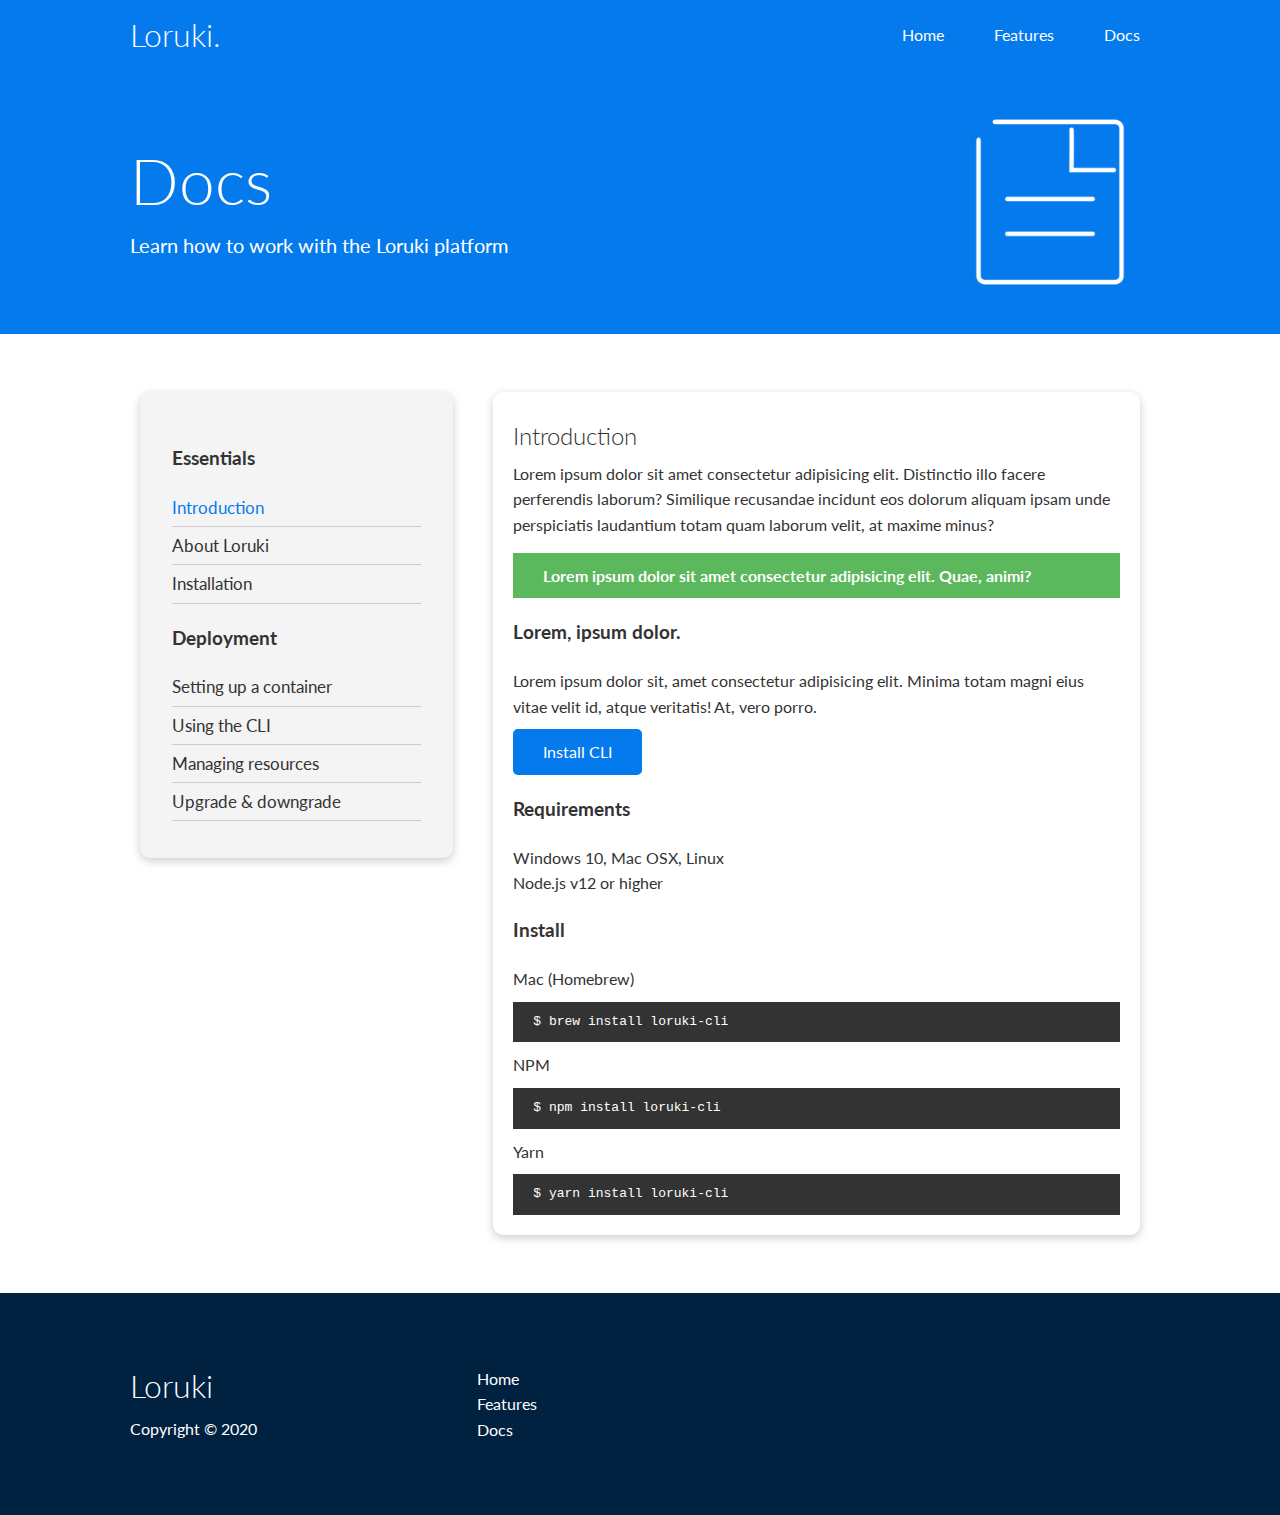
<file: docs.html>
<!DOCTYPE html>
<html lang="en">
<head>
    <meta charset="UTF-8">
    <meta name="viewport" content="width=device-width, initial-scale=1.0">
    <link rel="stylesheet" href="https://cdnjs.cloudflare.com/ajax/libs/font-awesome/5.15.1/css/all.min.css" integrity="sha512-+4zCK9k+qNFUR5X+cKL9EIR+ZOhtIloNl9GIKS57V1MyNsYpYcUrUeQc9vNfzsWfV28IaLL3i96P9sdNyeRssA==" crossorigin="anonymous" />
    <link rel="stylesheet" href="css/style.css">
    <title>Loruki | Cloud Hosting For Everyone</title>
</head>
<body>
    <!-- Navbar -->
    <div class="navbar">
        <div class="container flex">
            <h1 class="logo">Loruki.</h1>
            <nav>
                <ul>
                    <li><a href="index.html">Home</a></li>
                    <li><a href="features.html">Features</a></li>
                    <li><a href="docs.html">Docs</a></li>
                </ul>
            </nav>
        </div>
    </div>

    <!-- Head -->
    <section class="docs-head bg-primary py-3">
        <div class="container grid">
            <div>
                <h1 class="xl">Docs</h1>
                <p class="lead">
                    Learn how to work with the Loruki platform
                </p>
            </div>
            <img src="images/docs.png" alt="">
        </div>
    </section>

    <!-- Docs main -->
    <section class="docs-main my-4">
        <div class="container grid">
            <div class="card bg-light p-3">
                <h3 class="my-2">Essentials</h3>
                <nav >
                    <ul>
                        <li><a class="text-primary" href="#">Introduction</a></li>
                        <li><a href="#">About Loruki</a></li>
                        <li><a href="#">Installation</a></li>
                    </ul>
                </nav>

                <h3 class="my-2">Deployment</h3>
                <nav>
                    <ul>
                        <li><a href="#">Setting up a container</a></li>
							<li><a href="#">Using the CLI</a></li>
							<li><a href="#">Managing resources</a></li>
							<li><a href="#">Upgrade & downgrade</a></li>
                    </ul>
                </nav>
            </div>
            <div class="card">
                <h2>Introduction</h2>
                <p>Lorem ipsum dolor sit amet consectetur adipisicing elit. Distinctio illo facere perferendis laborum? Similique recusandae incidunt eos dolorum aliquam ipsam unde perspiciatis laudantium totam quam laborum velit, at maxime minus?</p>

                <div class="alert alert-success">
                    <i class="fas fa-info"></i> Lorem ipsum dolor sit amet consectetur adipisicing elit. Quae, animi?
                </div>

                <h3>Lorem, ipsum dolor.</h3>
                <p>Lorem ipsum dolor sit, amet consectetur adipisicing elit. Minima totam magni eius vitae velit id, atque veritatis! At, vero porro.</p>
                <a href="#" class="btn btn-primary">Install CLI</a>

                <h3>Requirements</h3>
                <ul>
                    <li>Windows 10, Mac OSX, Linux</li>
                    <li>Node.js v12 or higher</li>
                </ul>

                <h3>Install</h3>
                <p>Mac (Homebrew)</p>
                <pre><code>$ brew install loruki-cli</code></pre>
                <p>NPM</p>
                <pre><code>$ npm install loruki-cli</code></pre>
                <p>Yarn</p>
                <pre><code>$ yarn install loruki-cli</code></pre>

            </div>
        </div>
    </section>
    
    <!-- Footer -->
    <footer class="footer bg-dark py-5">
        <div class="container grid grid-3">
            <div>
                <h1>Loruki
                </h1>
                <p>Copyright &copy; 2020</p>
            </div>
            <nav>
                <ul>
                    <li><a href="index.html">Home</a></li>
                    <li><a href="features.html">Features</a></li>
                    <li><a href="docs.html">Docs</a></li>
                </ul>
            </nav>
            <div class="social">
                <a href="#"><i class="fab fa-github fa-2x"></i></a>
                <a href="#"><i class="fab fa-facebook fa-2x"></i></a>
                <a href="#"><i class="fab fa-instagram fa-2x"></i></a>
                <a href="#"><i class="fab fa-twitter fa-2x"></i></a>
            </div>
        </div>
    </footer>
</body>
</html>
</file>
<file: css/style.css>
@import url('https://fonts.googleapis.com/css2?family=Lato:wght@300&display=swap');

:root {
  --primary-color: #047aed;
  --secondary-color: #1c3fa8;
  --dark-color: #002240;
  --light-color: #f4f4f4;
  --success-color: #5cb85c;
  --error-color: #d9534f;
}

* {
  box-sizing: border-box;
  padding: 0;
  margin: 0;
}

body {
  font-family: 'Lato', sans-serif;
  color: #333;
  line-height: 1.6;
}

ul {
  list-style-type: none;
}

a {
  text-decoration: none;
  color: #333;
}

h1,
h2 {
  font-weight: 300;
  line-height: 1.2;
  margin: 10px 0;
}

p {
  margin: 10px 0;
}

img {
  width: 100%;
}

code,
pre {
  background: #333;
  color: #fff;
  padding: 10px;
}

.hidden {
  visibility: hidden;
  height: 0;
}

/* Navbar */
.navbar {
  background-color: var(--primary-color);
  color: #fff;
  height: 70px;

}
.container {
  max-width: 1100px;
  margin: 0 auto;
  padding: 0 40px;
}
.navbar .flex {
  justify-content: space-between;

}
.flex {
  display: flex;
  justify-content: center;
  align-items: center;
  height: 100%;
}

.navbar ul {
  display: flex;
  align-items: center;
  gap: 30px;
}
.navbar ul li a {
  color: #fff;
  padding: 10px;
}
.navbar a:hover {
  border-bottom: 2px solid #fff;
}
.showcase {
    height: 400px;
    background-color: var(--primary-color);
    color: #fff;
    position: relative;
}
.showcase h1 {
  font-size: 40px;
  margin-top: 0;
}
.showcase p {
  margin: 20px 0;
}
.grid {
  display: grid;
  grid-template-columns: repeat(2, 1fr);
  gap: 20px;
  justify-content: center;
  align-items: center;
  height: 100%;
}
.showcase .grid {
  grid-template-columns: 55% 45%;
  gap: 30px;
  overflow: visible;
}
.card {
  background-color: #fff;
  color: #333;
  border-radius: 10px;
  box-shadow: 0 3px 10px rgba(0, 0, 0, 0.2);
  padding: 20px;
  margin: 10px;
}
.showcase-text {
  animation: slideInFromLeft .6s ease-in-out;
}
.showcase-form {
  position: relative;
  top: 60px;
  height: 350px;
  width: 400px;
  padding: 40px;
  justify-self: flex-end;
  z-index: 10;
  animation: slideInFromRight .6s ease-in-out;
}
.showcase-form .form-control {
  margin: 30px 0;
}
.showcase-form .form-control input[type='text'],
.showcase-form .form-control input[type='email'] {
  width: 100%;
  border: none;
  border-bottom: 1px solid #b4becb;
  padding: 3px;
  font-size: 16px;
}
.showcase-form .form-control input:focus {
  outline: none;
}
.showcase::before,
.showcase::after {
  content: '';
  position: absolute;
  height: 100px;
  bottom: -70px;
  left: 0;
  background-color: #fff;
  width: 100%;
  transform: skewY(-3deg);
  -webkit-transform: skewY(-3deg);
  -moz-transform:skewY(-3deg) ;
  -ms-transform: skewY(-3deg);
}
.btn {
  display: inline-block;
  padding: 10px 30px;
  cursor: pointer;
  background-color: var(--primary-color );
  color: #fff;
  border: none;
  border-radius: 5px;
}
.btn:hover {
  transform: scale(0.98);
}
.btn-primary,
.bg-primary {
  background-color: var(--primary-color);
  color: #fff;
}
.btn-secondary,
.bg-secondary {
  background-color: var(--secondary-color);
  color: #fff;
}
.bg-primary a, 
.btn-primary a,
.bg-secondary  a, 
.btn-secondary a,
.bg-dark a, 
.btn-dark a
{
  color: #fff;
}

.btn-dark,
.bg-dark {
  background-color: var(--dark-color);
  color: #fff;
}
.btn-light,
.bg-light {
  background-color: var(--light-color);
  color: #333;
}
/* Font Size  */
.lead {
  font-size: 20px;
}
.sm {
  font-size: 1rem;
}
.md {
  font-size: 2rem;
}
.lg {
  font-size: 3rem;
}
.xl {
  font-size: 4rem;
}
/* Text Color  */ 
.text-primary{
  color: var(--primary-color);
  
}
.text-secondary{
  color: var(--secondary-color);
  
}
.text-dark{
  color: var(--dark-color);
  
}
.text-light{
  color: var(--light-color);
  
}
.btn-outline {
  background-color: transparent;
  border: 1px solid #fff;
}
.stats {
  padding-top: 100px;
}
.grid-3 {
  grid-template-columns: repeat(3,1fr);
}
.text-center{
  text-align: center;
}
.my-1 {
  margin: 1rem 0;
}
.my-2 {
  margin: 1.5rem 0;
}
.my-3 {
  margin: 2rem 0;
}
.my-4 {
  margin: 3rem 0;
}
.my-5 {
  margin: 4rem 0;
}
.m-1 {
  margin: 1rem ;
}
.m-2 {
  margin: 1.5rem ;
}
.m-3 {
  margin: 2rem ;
}
.m-4 {
  margin: 3rem ;
}
.m-5 {
  margin: 4rem ;
}
.py-1 {
  padding: 1rem 0;
}
.py-2 {
  padding: 1.5rem 0;
}
.py-3 {
  padding: 2rem 0;
}
.py-4 {
  padding: 3rem 0;
}
.py-5 {
  padding: 4rem 0;
}
.p-1 {
  padding: 1rem ;
}
.p-2 {
  padding: 1.5rem ;
}
.p-3 {
  padding: 2rem ;
}
.p-4 {
  padding: 3rem ;
}
.p-5 {
  padding: 4rem ;
}
/* Alert  */
.alert {
  background-color: var(--light-color);
  padding: 10px 20px;
  font-weight: bold;
  margin: 15px 0;
}
.alert i {
  margin-right: 10px;
}
.alert-success {
  background-color: var(--success-color);
  color: #fff;
}
.alert-error {
  background-color: var(--error-color);
  color: #fff;

}
.stats-heading {
  max-width: 500px;
  margin: auto;
}
.stats .grid h3 {
  font-size: 35px;
}
.stats .grid p {
  font-size: 20px;
  font-weight: bold;
}

.cli .grid {
  grid-template-columns: repeat(3,1fr);
  grid-template-rows: repeat(2,1f);
}

.cli .grid > *:first-child {
  grid-column: 1/3;
  grid-row: 1/3 ;
}

/* cloud  */
.cloud .grid {
  grid-template-columns: 4fr 3fr;
}

/* Language  */
.languages .flex {
  flex-wrap: wrap;
}
.languages .card {
  text-align: center;
  margin: 18px 10px 40px;
  transition: all .3s;
 
}
.languages .card h4 {
  font-size: 20px;
  margin-bottom: 10px;
}
.languages .card:hover {
  transform: translateY(-15px);
}

/* Features  */
.features-head img,
.docs-head img {
  width: 200px;
  justify-self: flex-end;
}
.features-sub-head img {
  width: 300px;
  justify-self: end;
}
.features-main .card > i {
  margin-right: 10px;
  
}
.features-main .grid *:first-child {
  grid-column: 1 / span 3;
}
.features-main .grid-3 :nth-child(2) {
  grid-column: 1 / span 2;
}

/* Docs  */
.docs-main .grid {
  grid-template-columns: 1fr 2fr;
  align-items: flex-start;
}
.docs-main h3 {
  margin: 20px 0;
}
.docs-main nav li {
  font-size: 17px;
  padding-bottom: 5px;
  margin-bottom: 5px;
  border-bottom: 1px solid #ccc;
}
.docs-main a:hover {
  font-weight: bold;
}


/* Footer  */
.footer .social a {
  margin: 0 10px;
}

/* Animation  */
@keyframes slideInFromLeft {
  0%{
    transform: translateX(-100%);
  }
  100%{
    transform: translateX(0);
  }
}
@keyframes slideInFromRight {
  0%{
    transform: translateX(100%);
  }
  100%{
    transform: translateX(0);
  }
}
@keyframes slideInFromTop {
  0%{
    transform: translateY(-100%);
  }
  100%{
    transform: translateX(0);
  }
}
@keyframes slideInFromBottom {
  0%{
    transform: translateY(100%);
  }
  100%{
    transform: translateX(0);
  }
}

/* Tablets and under  */
@media(max-width:768px) {
  .grid,
  .showcase .grid,
  .stats .grid,
  .cli .grid,
  .cloud .grid,
  .features-main .grid,
  .docs-main .grid  {
    grid-template-columns: 1fr;
    grid-template-rows: 1fr;
  }
  .showcase {
    height: auto;
  }
  .showcase-text {
    text-align: center;
    margin-top: 40px;
  }
  .showcase-form {
    justify-self: center;
    margin: auto;
  }
  .cli .grid > *:first-child {
    grid-column: 1;
    grid-row: 1;
  }
  .features-head,
  .features-sub-head,
  .docs-head {
    text-align: center;
  }
  .features-head img,
  .features-sub-head img,
  .docs-head img{
    justify-self: center;
  }
  .features-main .grid > *:first-child,
  .features-main .grid > *:nth-child(2)
  {
    grid-column: 1;
  }


}

/* Mobile  */
@media(max-width:500px) {
  .navbar {
    height: 110px;
  }
  .navbar .flex {
    flex-direction: column;
  }
  .navbar ul {
    padding: 10px;
    gap: 5px;
    background-color: rgba(0, 0, 0, 0.2);

  }
  .showcase-form {
    max-width: 300px;
  }
}
</file>
